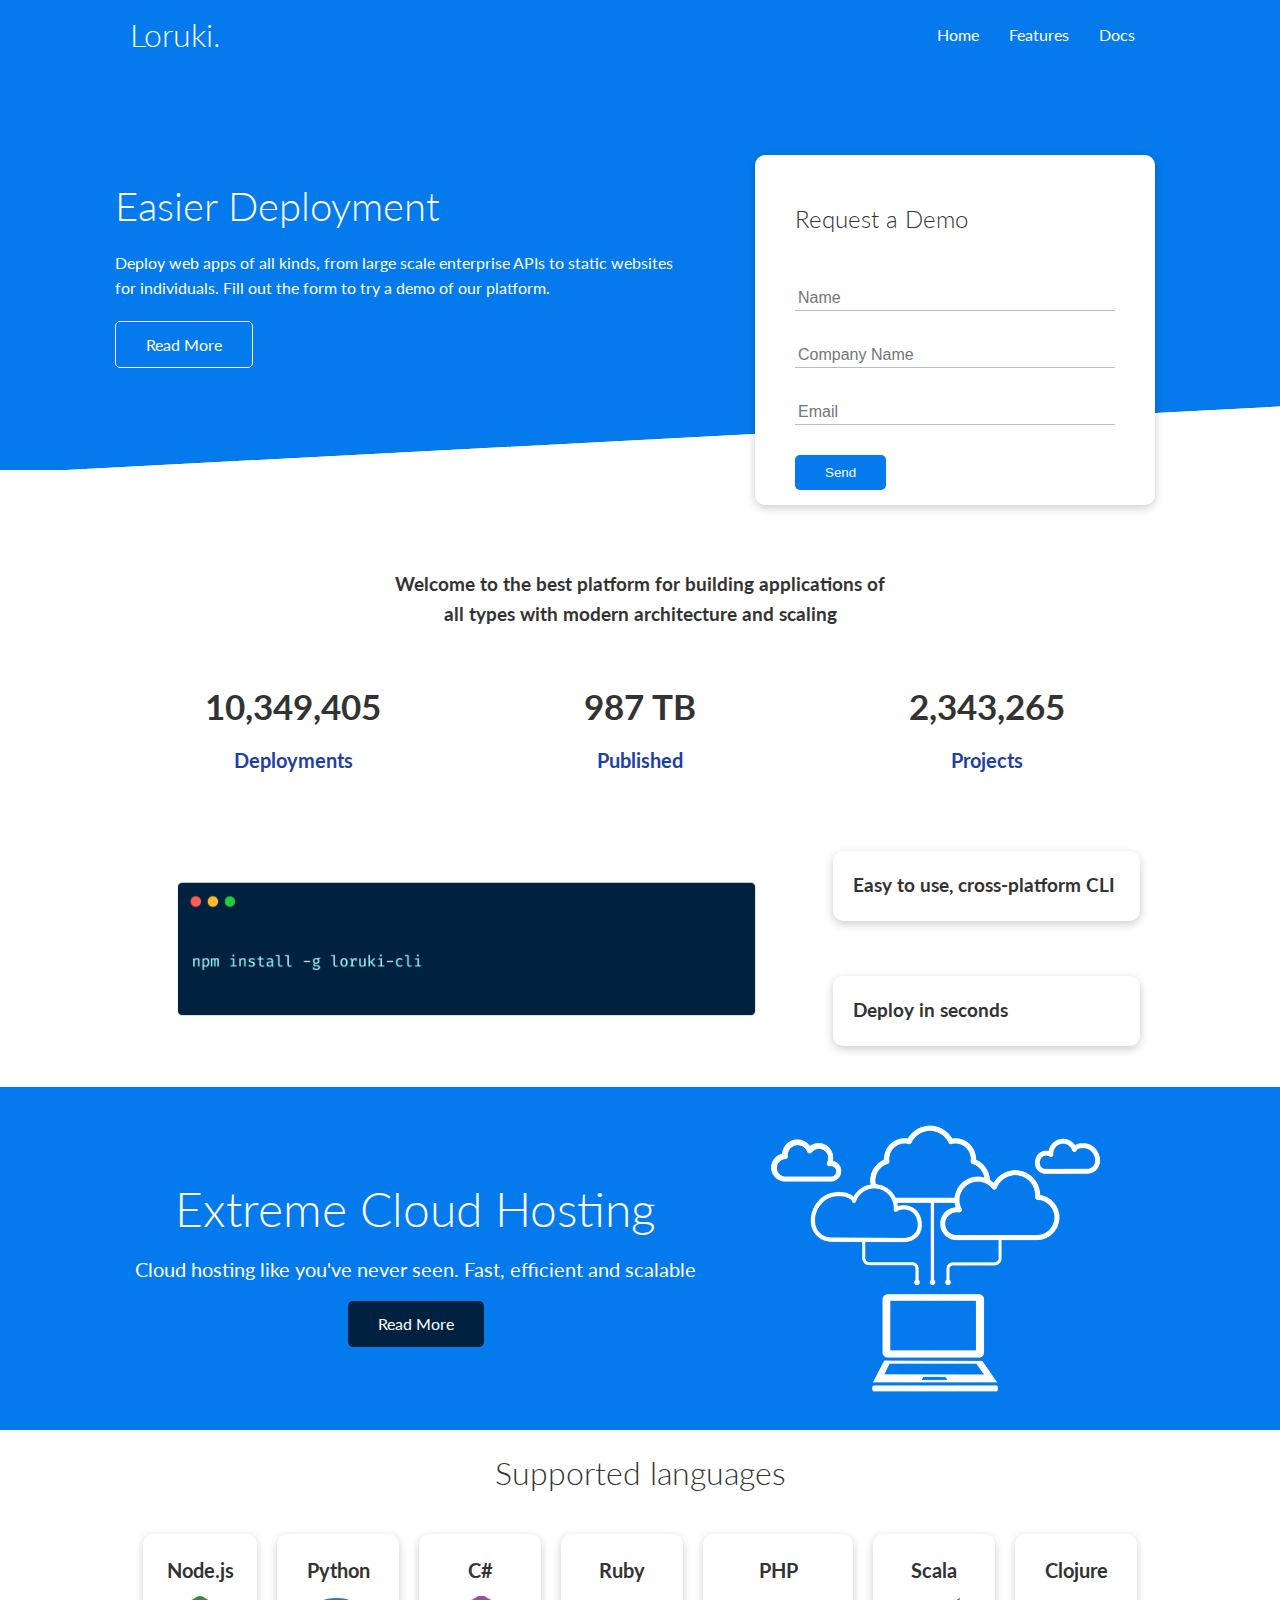
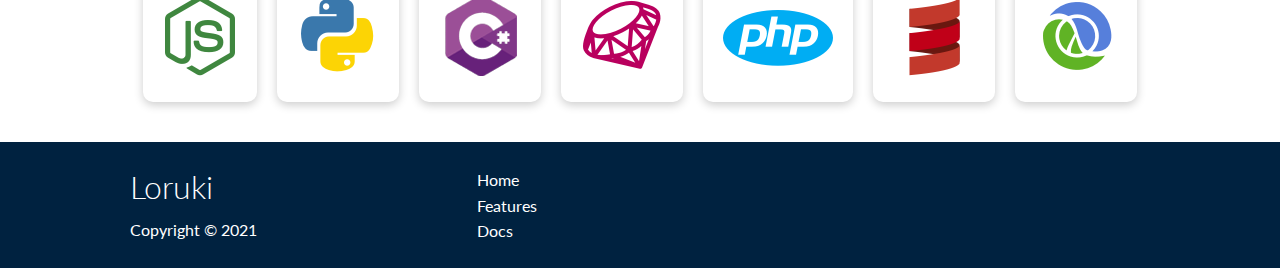
<file: index.html>
<!DOCTYPE html>
<html lang="en">
<head>
  <meta charset="UTF-8">
  <meta http-equiv="X-UA-Compatible" content="IE=edge">
  <meta name="viewport" content="width=device-width, initial-scale=1.0">
  <link rel="stylesheet" href="https://cdnjs.cloudflare.com/ajax/libs/font-awesome/5.15.2/css/all.min.css"
  integrity="sha512-HK5fgLBL+xu6dm/Ii3z4xhlSUyZgTT9tuc/hSrtw6uzJOvgRr2a9jyxxT1ely+B+xFAmJKVSTbpM/CuL7qxO8w=="
  crossorigin="anonymous" />
  <link rel="stylesheet" href="css/utilities.css">
  <link rel="stylesheet" href="css/style.css">
  <title>Loruki | Cloud Hosting for Everyone</title>
</head>
<body>
  <!-- Navbar -->
  <div class="navbar">
    <div class="container flex">
      <h1 class="logo">Loruki.</h1>
      <nav>
        <ul>
          <li><a href="index.html">Home</a></li>
          <li><a href="features.html">Features</a></li>
          <li><a href="docs.html">Docs</a></li>
        </ul>
      </nav>
    </div>
  </div>

  <!-- Showcase -->
  <section class="showcase">
    <div class="container grid">
      <div class="showcase-text">
        <h1>Easier Deployment</h1>
        <p>Deploy web apps of all kinds, from large scale enterprise APIs to static websites for individuals. Fill out the form to try a demo of our platform.</p>
        <a href="features.html" class="btn btn-outline">Read More</a>
      </div>

      <div class="showcase-form card">
        <h2>Request a Demo</h2>
        <form name="contact" method="POST" netlify-honeypot="bot-field" data-netlify="true">
          <input type="hidden" name="form-name" value="contact">
          <p class="hidden">
            <label>Don't fill this out if you're human: <input name="bot-field" /></label>
          </p>
          <div class="form-control">
            <input type="text" name="name" placeholder="Name" required>
          </div>
          <div class="form-control">
            <input type="text" name="company" placeholder="Company Name" required>
          </div>
          <div class="form-control">
            <input type="email" name="email" placeholder="Email" required>
          </div>
          <input type="submit" value="Send" class="btn btn-primary">
        </form>
      </div>
    </div>
  </section>

  <!-- Stats -->
  <section class="stats">
    <div class="container">
      <h3 class="stats-heading text-center my-1">
        Welcome to the best platform for building applications of all types with modern architecture and scaling
      </h3>

      <div class="grid grid-3 text-center my-4">
        <div>
          <i class="fas fa-server fa-3x"></i>
          <h3>10,349,405</h3>
          <p class="text-secondary">Deployments</p>
        </div>
        <div><i class="fas fa-upload fa-3x"></i>
          <h3>987 TB</h3>
          <p class="text-secondary">Published</p>
        </div>
        <div>
          <i class="fas fa-project-diagram fa-3x"></i>
          <h3>2,343,265</h3>
          <p class="text-secondary">Projects</p>
        </div>
      </div>
    </div>
  </section>

  <!-- CLI -->
  <section class="cli">
    <div class="container grid">
      <img src="images/cli.png" alt="">
      <div class="card">
        <h3>Easy to use, cross-platform CLI</h3>
      </div>
      <div class="card">
        <h3>Deploy in seconds</h3>
      </div>
    </div>
  </section>

  <!-- Cloud -->
  <section class="cloud bg-primary my-2 py-2">
    <div class="container grid">
      <div class="text-center">
        <h2 class="lg">Extreme Cloud Hosting</h2>
        <p class="lead my-1">Cloud hosting like you've never seen. Fast, efficient and scalable</p>
        <a href="features.html" class="btn btn-dark">Read More</a>
      </div>
      <img src="images/cloud.png" alt="">
    </div>
  </section>

  <!-- Languages -->
  <section class="languages">
    <h2 class="md text-center my-2">
      Supported languages
    </h2>
    <div class="container flex">
      <div class="card">
        <h4>Node.js</h4>
        <img src="images/logos/node.png" alt="">
      </div>
      <div class="card">
        <h4>Python</h4>
        <img src="images/logos/python.png" alt="">
      </div>
      <div class="card">
        <h4>C#</h4>
        <img src="images/logos/csharp.png" alt="">
      </div>
      <div class="card">
        <h4>Ruby</h4>
        <img src="images/logos/ruby.png" alt="">
      </div>
      <div class="card">
        <h4>PHP</h4>
        <img src="images/logos/php.png" alt="">
      </div>
      <div class="card">
        <h4>Scala</h4>
        <img src="images/logos/scala.png" alt="">
      </div>
      <div class="card">
        <h4>Clojure</h4>
        <img src="images/logos/clojure.png" alt="">
      </div>
    </div>
  </section>

  <!-- Footer -->
  <footer class="footer bg-dark py-1">
    <div class="container grid grid-3">
      <div>
        <h1>Loruki
        </h1>
        <p>Copyright &copy; 2021</p>
      </div>
      <nav>
        <ul>
          <li><a href="index.html">Home</a></li>
          <li><a href="features.html">Features</a></li>
          <li><a href="docs.html">Docs</a></li>
        </ul>
      </nav>
      <div class="social">
        <a href="#"><i class="fab fa-github fa-2x"></i></a>
        <a href="#"><i class="fab fa-facebook fa-2x"></i></a>
        <a href="#"><i class="fab fa-instagram fa-2x"></i></a>
        <a href="#"><i class="fab fa-twitter fa-2x"></i></a>
      </div>
    </div>
  </footer>
</body>
</html>
</file>
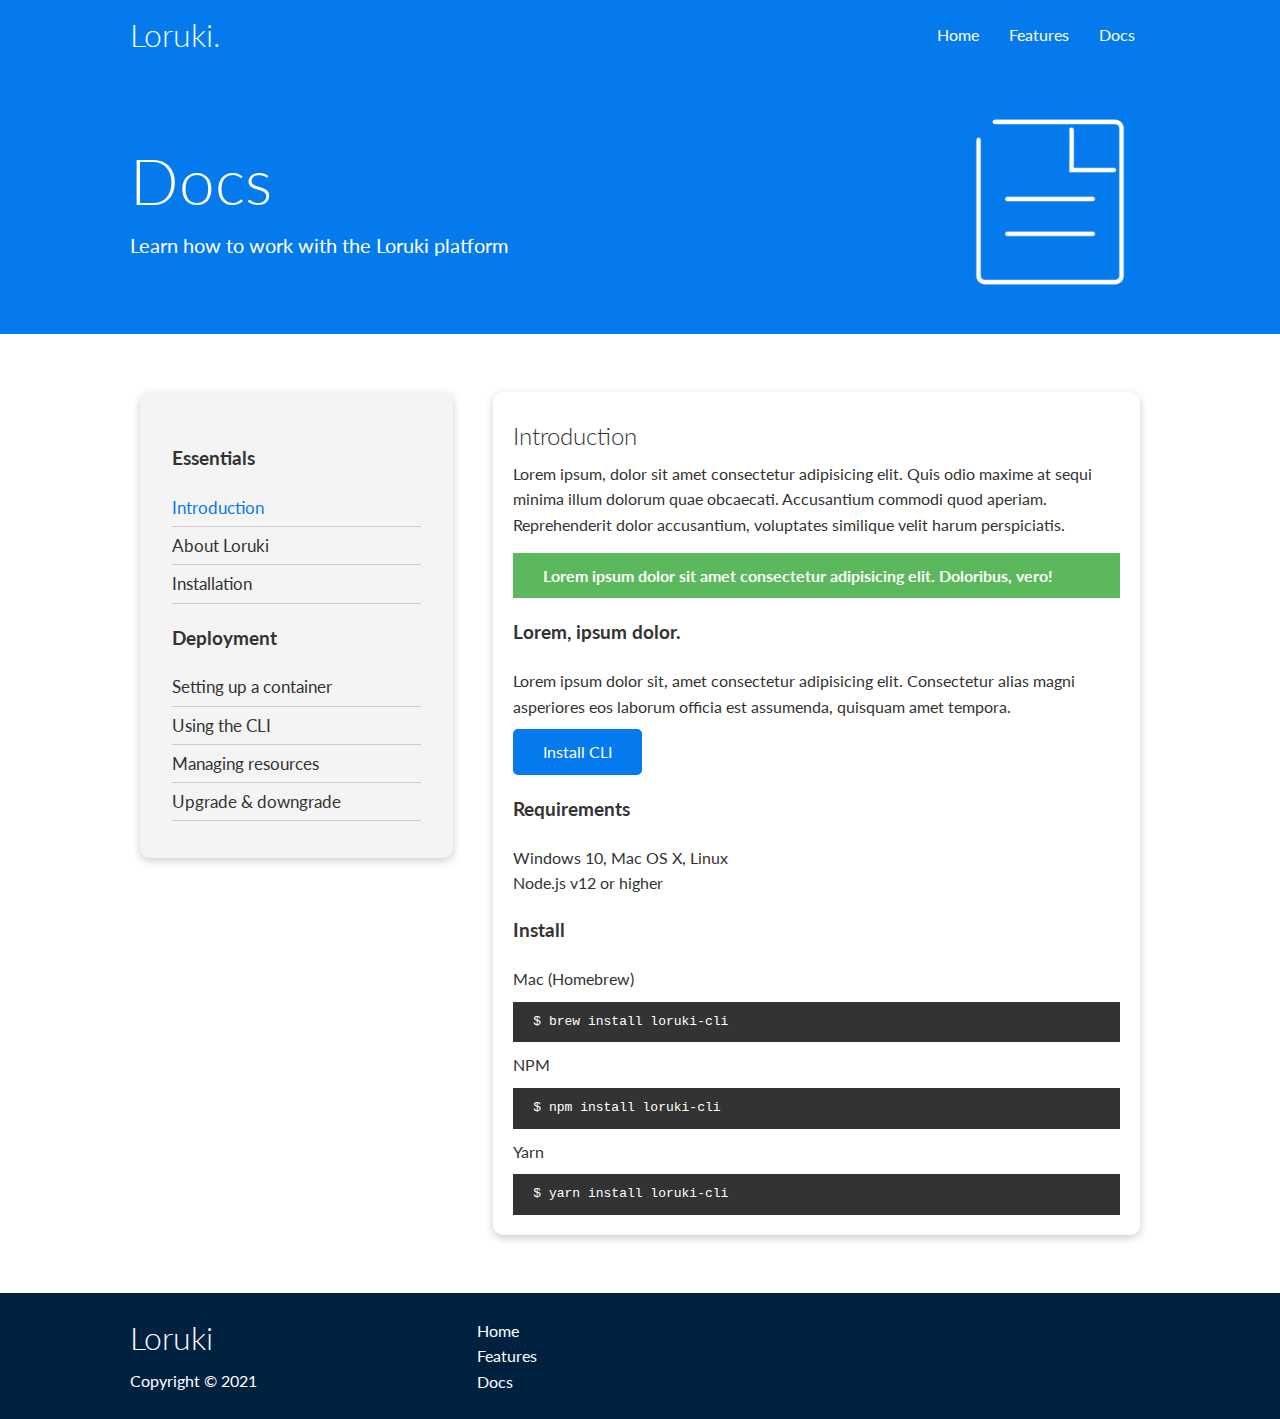
<file: docs.html>
<!DOCTYPE html>
<html lang="en">

<head>
  <meta charset="UTF-8">
  <meta http-equiv="X-UA-Compatible" content="IE=edge">
  <meta name="viewport" content="width=device-width, initial-scale=1.0">
  <link rel="stylesheet" href="https://cdnjs.cloudflare.com/ajax/libs/font-awesome/5.15.2/css/all.min.css"
    integrity="sha512-HK5fgLBL+xu6dm/Ii3z4xhlSUyZgTT9tuc/hSrtw6uzJOvgRr2a9jyxxT1ely+B+xFAmJKVSTbpM/CuL7qxO8w=="
    crossorigin="anonymous" />
  <link rel="stylesheet" href="css/utilities.css">
  <link rel="stylesheet" href="css/style.css">
  <title>Loruki | Cloud Hosting for Everyone</title>
</head>

<body>
  <!-- Navbar -->
  <div class="navbar">
    <div class="container flex">
      <h1 class="logo">Loruki.</h1>
      <nav>
        <ul>
          <li><a href="index.html">Home</a></li>
          <li><a href="features.html">Features</a></li>
          <li><a href="docs.html">Docs</a></li>
        </ul>
      </nav>
    </div>
  </div>

  <!-- Head -->
  <section class="docs-head bg-primary py-3">
    <div class="container grid">
      <div>
        <h1 class="xl">Docs</h1>
        <p class="lead">
          Learn how to work with the Loruki platform
        </p>
      </div>
      <img src="images/docs.png" alt="">
    </div>
  </section>

  <!-- Docs Main -->
  <section class="docs-main my-4">
    <div class="container grid">
      <div class="card bg-light p-3">
        <h3 class="my-2">Essentials</h3>
        <nav>
          <ul>
            <li><a class="text-primary" href="#">Introduction</a></li>
            <li><a href="#">About Loruki</a></li>
            <li><a href="#">Installation</a></li>
          </ul>
        </nav>
        <h3 class="my-2">Deployment</h3>
        <nav>
          <ul>
            <li><a href="#">Setting up a container</a></li>
            <li><a href="#">Using the CLI</a></li>
            <li><a href="#">Managing resources</a></li>
            <li><a href="#">Upgrade & downgrade</a></li>
          </ul>
        </nav>
      </div>
      <div class="card">
        <h2>Introduction</h2>
        <p>Lorem ipsum, dolor sit amet consectetur adipisicing elit. Quis odio maxime at sequi minima illum dolorum quae obcaecati. Accusantium commodi quod aperiam. Reprehenderit dolor accusantium, voluptates similique velit harum perspiciatis.</p>
        <div class="alert alert-success">
          <i class="fas fa-info"></i> Lorem ipsum dolor sit amet consectetur adipisicing elit. Doloribus, vero!
        </div>

        <h3>Lorem, ipsum dolor.</h3>
        <p>Lorem ipsum dolor sit, amet consectetur adipisicing elit. Consectetur alias magni asperiores eos laborum officia est assumenda, quisquam amet tempora.</p>
        <a href="#" class="btn btn-primary">Install CLI</a>

        <h3>Requirements</h3>
        <ul>
          <li>Windows 10, Mac OS X, Linux</li>
          <li>Node.js v12 or higher</li>
        </ul>
        <h3>Install</h3>
        <p>Mac (Homebrew)</p>
        <pre><code>$ brew install loruki-cli</code></pre>
        <p>NPM</p>
        <pre><code>$ npm install loruki-cli</code></pre>
        <p>Yarn</p>
        <pre><code>$ yarn install loruki-cli</code></pre>
      </div>
    </div>
  </section>
  
  <!-- Footer -->
  <footer class="footer bg-dark py-1">
    <div class="container grid grid-3">
      <div>
        <h1>Loruki
        </h1>
        <p>Copyright &copy; 2021</p>
      </div>
      <nav>
        <ul>
          <li><a href="index.html">Home</a></li>
          <li><a href="features.html">Features</a></li>
          <li><a href="docs.html">Docs</a></li>
        </ul>
      </nav>
      <div class="social">
        <a href="#"><i class="fab fa-github fa-2x"></i></a>
        <a href="#"><i class="fab fa-facebook fa-2x"></i></a>
        <a href="#"><i class="fab fa-instagram fa-2x"></i></a>
        <a href="#"><i class="fab fa-twitter fa-2x"></i></a>
      </div>
    </div>
  </footer>
</body>

</html>
</file>
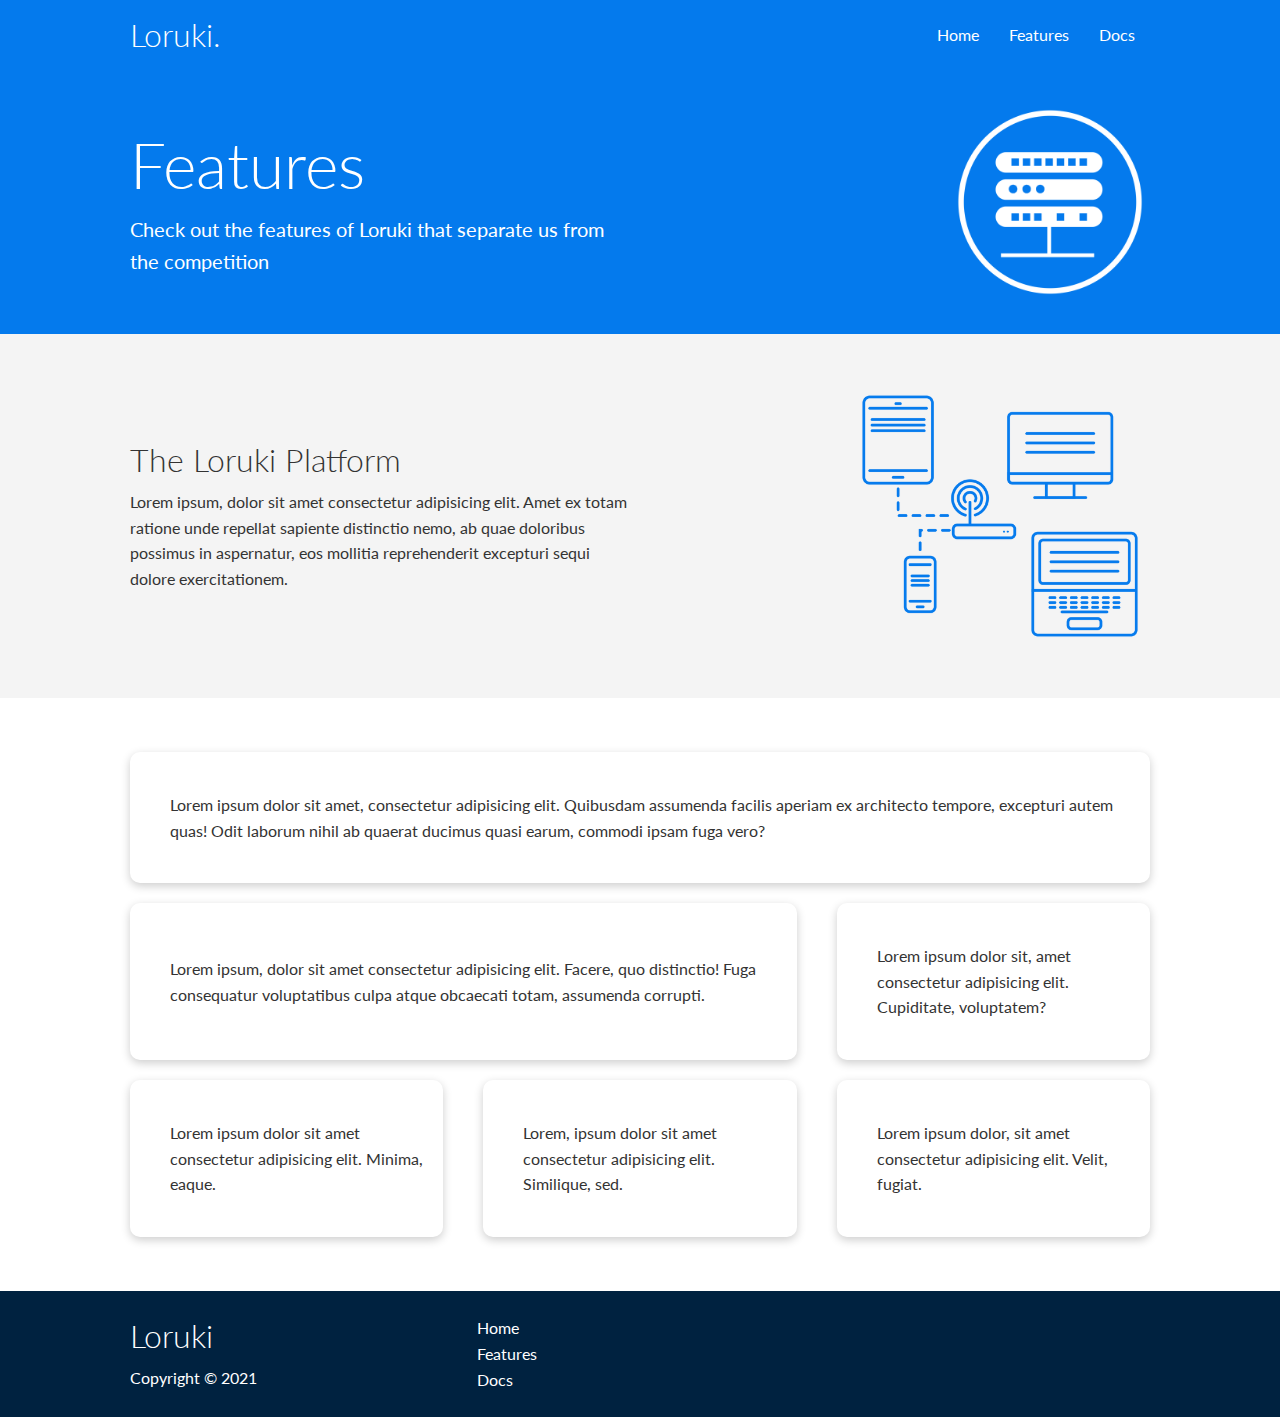
<file: features.html>
<!DOCTYPE html>
<html lang="en">

<head>
  <meta charset="UTF-8">
  <meta http-equiv="X-UA-Compatible" content="IE=edge">
  <meta name="viewport" content="width=device-width, initial-scale=1.0">
  <link rel="stylesheet" href="https://cdnjs.cloudflare.com/ajax/libs/font-awesome/5.15.2/css/all.min.css"
    integrity="sha512-HK5fgLBL+xu6dm/Ii3z4xhlSUyZgTT9tuc/hSrtw6uzJOvgRr2a9jyxxT1ely+B+xFAmJKVSTbpM/CuL7qxO8w=="
    crossorigin="anonymous" />
  <link rel="stylesheet" href="css/utilities.css">
  <link rel="stylesheet" href="css/style.css">
  <title>Loruki | Cloud Hosting for Everyone</title>
</head>

<body>
  <!-- Navbar -->
  <div class="navbar">
    <div class="container flex">
      <h1 class="logo">Loruki.</h1>
      <nav>
        <ul>
          <li><a href="index.html">Home</a></li>
          <li><a href="features.html">Features</a></li>
          <li><a href="docs.html">Docs</a></li>
        </ul>
      </nav>
    </div>
  </div>

  <!-- Head -->
  <section class="features-head bg-primary py-3">
    <div class="container grid">
      <div>
        <h1 class="xl">Features</h1>
        <p class="lead">
          Check out the features of Loruki that separate us from the competition
        </p>
      </div>
      <img src="images/server.png" alt="">
    </div>
  </section>
  
  <!-- Sub head -->
  <section class="features-sub-head bg-light py-3">
    <div class="container grid">
      <div>
        <h1 class="md">The Loruki Platform</h1>
        <p>
          Lorem ipsum, dolor sit amet consectetur adipisicing elit. Amet ex totam ratione unde repellat sapiente distinctio nemo, ab quae doloribus possimus in aspernatur, eos mollitia reprehenderit excepturi sequi dolore exercitationem.
        </p>
      </div>
      <img src="images/server2.png" alt="">
    </div>
  </section>

  <section class="features-main my-2">
    <div class="container grid grid-3">
      <div class="card flex">
        <i class="fas fa-server fa-3x"></i>
        <p>Lorem ipsum dolor sit amet, consectetur adipisicing elit. Quibusdam assumenda facilis aperiam ex architecto tempore, excepturi autem quas! Odit laborum nihil ab quaerat ducimus quasi earum, commodi ipsam fuga vero?</p>
      </div>
      <div class="card flex">
        <i class="fas fa-network-wired fa-3x"></i>
        <p>Lorem ipsum, dolor sit amet consectetur adipisicing elit. Facere, quo distinctio! Fuga consequatur voluptatibus culpa atque obcaecati totam, assumenda corrupti.</p>
      </div>
      <div class="card flex">
        <i class="fas fa-laptop-code fa-3x"></i>
        <p>Lorem ipsum dolor sit, amet consectetur adipisicing elit. Cupiditate, voluptatem?</p>
      </div>
      <div class="card flex">
        <i class="fas fa-database fa-3x"></i>
        <p>Lorem ipsum dolor sit amet consectetur adipisicing elit. Minima, eaque.</p>
      </div>
      <div class="card flex">
        <i class="fas fa-power-off fa-3x"></i>
        <p>Lorem, ipsum dolor sit amet consectetur adipisicing elit. Similique, sed.</p>
      </div>
      <div class="card flex">
        <i class="fas fa-upload fa-3x"></i>
        <p>Lorem ipsum dolor, sit amet consectetur adipisicing elit. Velit, fugiat.</p>
      </div>
    </div>
  </section>

  <!-- Footer -->
  <footer class="footer bg-dark py-1">
    <div class="container grid grid-3">
      <div>
        <h1>Loruki
        </h1>
        <p>Copyright &copy; 2021</p>
      </div>
      <nav>
        <ul>
          <li><a href="index.html">Home</a></li>
          <li><a href="features.html">Features</a></li>
          <li><a href="docs.html">Docs</a></li>
        </ul>
      </nav>
      <div class="social">
        <a href="#"><i class="fab fa-github fa-2x"></i></a>
        <a href="#"><i class="fab fa-facebook fa-2x"></i></a>
        <a href="#"><i class="fab fa-instagram fa-2x"></i></a>
        <a href="#"><i class="fab fa-twitter fa-2x"></i></a>
      </div>
    </div>
  </footer>
</body>

</html>
</file>
<file: css/utilities.css>
.container {
  max-width: 1100px;
  margin: 0 auto;
  overflow: auto;
  padding: 0 40px;
}

.card {
  background-color: #fff;
  color: #333;
  border-radius: 10px;
  box-shadow: 0 3px 10px rgba(0, 0, 0, 0.2);
  padding: 20px;
  margin: 10px;
}

.btn {
  display: inline-block;
  padding: 10px 30px;
  cursor: pointer;
  background: var(--primary-color);
  color: #fff;
  border: none;
  border-radius: 5px;
}

.btn-outline {
  background-color: transparent;
  border: 1px #fff solid;
}

.btn:hover {
  transform: scale(0.98);
}

/* Backgrounds & Color Buttons */
.bg-primary,
.btn-primary {
  background-color: var(--primary-color);
  color: #fff;
}

.bg-secondary,
.btn-secondary {
  background-color: var(--secondary-color);
  color: #fff;
}

.bg-dark,
.btn-dark {
  background-color: var(--dark-color);
  color: #fff;
}

.bg-light,
.btn-light {
  background-color: var(--light-color);
  color: #333;
}

.bg-primary a,
.btn-primary a,
.bg-secondary a,
.btn-secondary a,
.bg-dark a,
.btn-dark a {
  color: #fff;
}

/* Text Colors */
.text-primary {
  color: var(--primary-color);
}

.text-secondary {
  color: var(--secondary-color);
}

.text-dark {
  color: var(--dark-color);
}

.text-light {
  color: var(--light-color);
}

/* Text Sizes */
.lead {
  font-size: 20px;
}

.sm {
  font-size: 1rem;
}

.md {
  font-size: 2rem;
}

.lg {
  font-size: 3rem;
}

.xl {
  font-size: 4rem;
}

.text-center {
  text-align: center;
}

/* Alert */
.alert {
  background-color: var(--light-color);
  padding: 10px 20px;
  font-weight: bold;
  margin: 15px 0;
}

.alert i {
  margin-right: 10px;
}

.alert-success {
  background-color: var(--success-color);
  color: #fff;
}

.alert-error {
  background-color: var(--error-color);
  color: #fff;
}

.flex {
  display: flex;
  justify-content: center;
  align-items: center;
  height: 100%;
}

.grid {
  display: grid;
  grid-template-columns: repeat(2, 1fr);
  gap: 20px;
  justify-content: center;
  align-items: center;
  height: 100%;
}

.grid-3 {
  grid-template-columns: repeat(3, 1fr);
}

/* Margin */
.my-1 {
  margin: 1rem 0;
}

.my-2 {
  margin: 1.5rem 0;
}

.my-3 {
  margin: 2rem 0;
}

.my-4 {
  margin: 3rem 0;
}

.my-5 {
  margin: 4rem 0;
}

.m-1 {
  margin: 1rem;
}

.m-2 {
  margin: 1.5rem;
}

.m-3 {
  margin: 2rem;
}

.m-4 {
  margin: 3rem;
}

.m-5 {
  margin: 4rem;
}

/* Padding */
.py-1 {
  padding: 1rem 0;
}

.py-2 {
  padding: 1.5rem 0;
}

.py-3 {
  padding: 2rem 0;
}

.py-4 {
  padding: 3rem 0;
}

.py-5 {
  padding: 4rem 0;
}

.p-1 {
  padding: 1rem;
}

.p-2 {
  padding: 1.5rem;
}

.p-3 {
  padding: 2rem;
}

.p-4 {
  padding: 3rem;
}

.p-5 {
  padding: 4rem;
}
</file>
<file: css/style.css>
@import url('https://fonts.googleapis.com/css2?family=Lato:wght@300&display=swap');

:root {
  --primary-color: #047aed;
  --secondary-color: #1c3fa8;
  --dark-color: #002240;
  --light-color: #f4f4f4;
  --success-color: #5cb85c;
  --error-color: #d9534f;
}

* {
  box-sizing: border-box;
  padding: 0;
  margin: 0;
}

body {
  font-family: 'Lato', sans-serif;
  color: #333;
  line-height: 1.6;
}

ul {
  list-style-type: none;
}

a {
  text-decoration: none;
  color: #333;
}

h1,
h2 {
  font-weight: 300;
  line-height: 1.2;
  margin: 10px 0;
}

p {
  margin: 10px 0;
}

img {
  width: 100%;
}

code,
pre {
  background: #333;
  color: #fff;
  padding: 10px;
}

.hidden {
  visibility: hidden;
  height: 0;
}

/* Navbar */
.navbar {
  background-color: var(--primary-color);
  color: #fff;
  height: 70px;
}

.navbar ul {
  display: flex;
}

.navbar a {
  color: #fff;
  padding: 10px;
  margin: 0 5px;
}

.navbar a:hover {
  border-bottom: 2px #fff solid;
}

.navbar .flex {
  justify-content: space-between;
}

/* Showcase */
.showcase {
  height: 400px;
  background-color: var(--primary-color);
  color: #fff;
  position: relative;
}

.showcase h1 {
  font-size: 40px;
}

.showcase p {
  margin: 20px 0;
}

.showcase .grid {
  grid-template-columns: 55% 45%;
  gap: 30px;
  overflow: visible;
}

.showcase-text {
  animation: slideInFromLeft 1s ease-in;
}

.showcase-form {
  position: relative;
  top: 60px;
  height: 350px;
  width: 400px;
  padding: 40px;
  z-index: 100;
  justify-self: flex-end;
  animation: slideInFromRight 1s ease-in;
}

.showcase-form .form-control {
  margin: 30px 0;
}

.showcase-form input[type='text'],
.showcase-form input[type='email'] {
  border: 0;
  border-bottom: 1px solid #b4becb;
  width: 100%;
  padding: 3px;
  font-size: 16px;
}

.showcase-form input:focus {
  outline: none;
}

.showcase::before,
.showcase::after {
  content: '';
  position: absolute;
  height: 100px;
  bottom: -70px;
  right: 0;
  left: 0;
  background: #fff;
  transform: skewY(-3deg);
  -webkit-transform: skewY(-3deg);
  -moz-transform: skewY(-3deg);
  -ms-transform: skewY(-3deg);
}

/* Stats */
.stats {
  padding-top: 100px;
  animation: slideInFromBottom 1s ease-in;
}

.stats-heading {
  max-width: 500px;
  margin: auto;
}

.stats .grid h3 {
  font-size: 35px;
}

.stats .grid p {
  font-size: 20px;
  font-weight: bold;
}

/* CLI */
.cli .grid {
  grid-template-columns: repeat(3, 1fr);
  grid-template-rows: repeat(2, 1fr);
}

.cli .grid > *:first-child {
  grid-column: 1 / span 2;
  grid-row: 1 / span 2;
}

/* Cloud */
.cloud .grid {
  grid-template-columns: 4fr 3fr;
}

/* Languages */
.languages .flex {
  flex-wrap: wrap;
}

.languages .card {
  text-align: center;
  margin: 18px 10px 40px;
  transition: transform 0.2s ease-in;
}

.languages .card h4 {
  font-size: 20px;
  margin-bottom: 10px;
}

.languages .card:hover {
  transform: translateY(-15px);
}

/* Features */
.features-head img,
.docs-head img {
  width: 200px;
  justify-self: flex-end;
}

.features-sub-head img {
  width: 300px;
  justify-self: flex-end;
}

.features-main .card > i {
  margin-right: 20px;
}

.features-main .grid {
  padding: 30px;
}

.features-main .grid > *:first-child {
  grid-column: 1 / span 3;
}

.features-main .grid > *:nth-child(2) {
  grid-column: 1 / span 2;
}

/* Docs */
.docs-main h3 {
  margin: 20px 0;
}

.docs-main .grid {
  grid-template-columns: 1fr 2fr;
  align-items: flex-start;
}

.docs-main nav li {
  font-size: 17px;
  padding-bottom: 5px;
  margin-bottom: 5px;
  border-bottom: 1px #ccc solid;
}

.docs-main a:hover {
  font-weight: bold;
}

/* Footer */
.footer .social a {
  margin: 0 10px;
}

/* Animations */
@keyframes slideInFromLeft {
  0% {
    transform: translateX(-100%);
  }

  100% {
    transform: translateX(0);
  }
}

@keyframes slideInFromRight {
  0% {
    transform: translateX(100%);
  }

  100% {
    transform: translateX(0);
  }
}

@keyframes slideInFromTop {
  0% {
    transform: translateY(-100%);
  }

  100% {
    transform: translateY(0);
  }
}

@keyframes slideInFromBottom {
  0% {
    transform: translateY(100%);
  }

  100% {
    transform: translateY(0);
  }
}

/* Tablets and under */
@media (max-width: 768px) {
  .grid,
  .showcase .grid,
  .stats .grid,
  .cli .grid,
  .cloud .grid,
  .features-main .grid,
  .docs-main .grid {
    grid-template-columns: 1fr;
    grid-template-rows: 1fr;
  }

  .showcase {
    height: auto;
  }

  .showcase-text {
    text-align: center;
    margin-top: 40px;
    animation: slideInFromTop 1s ease-in;
  }

  .showcase-form {
    justify-self: center;
    margin: auto;
    animation: slideInFromBottom 1s ease-in;
  }

  .cli .grid > *:first-child {
    grid-column: 1;
    grid-row: 1;
  }

  .features-head,
  .features-sub-head,
  .docs-head {
    text-align: center;
  }

  .features-head img,
  .features-sub-head img,
  .docs-head img {
    justify-self: center;
  }

  .features-main .grid > *:first-child,
  .features-main .grid > *:nth-child(2) {
    grid-column: 1;
  }
}

/* Mobile */
@media (max-width: 500px) {
  .navbar {
    height: 110px;
  }

  .navbar .flex {
    flex-direction: column;
  }

  .navbar ul {
    padding: 10px;
    background-color: rgba(0, 0, 0, 0.1);
  }
}
</file>
